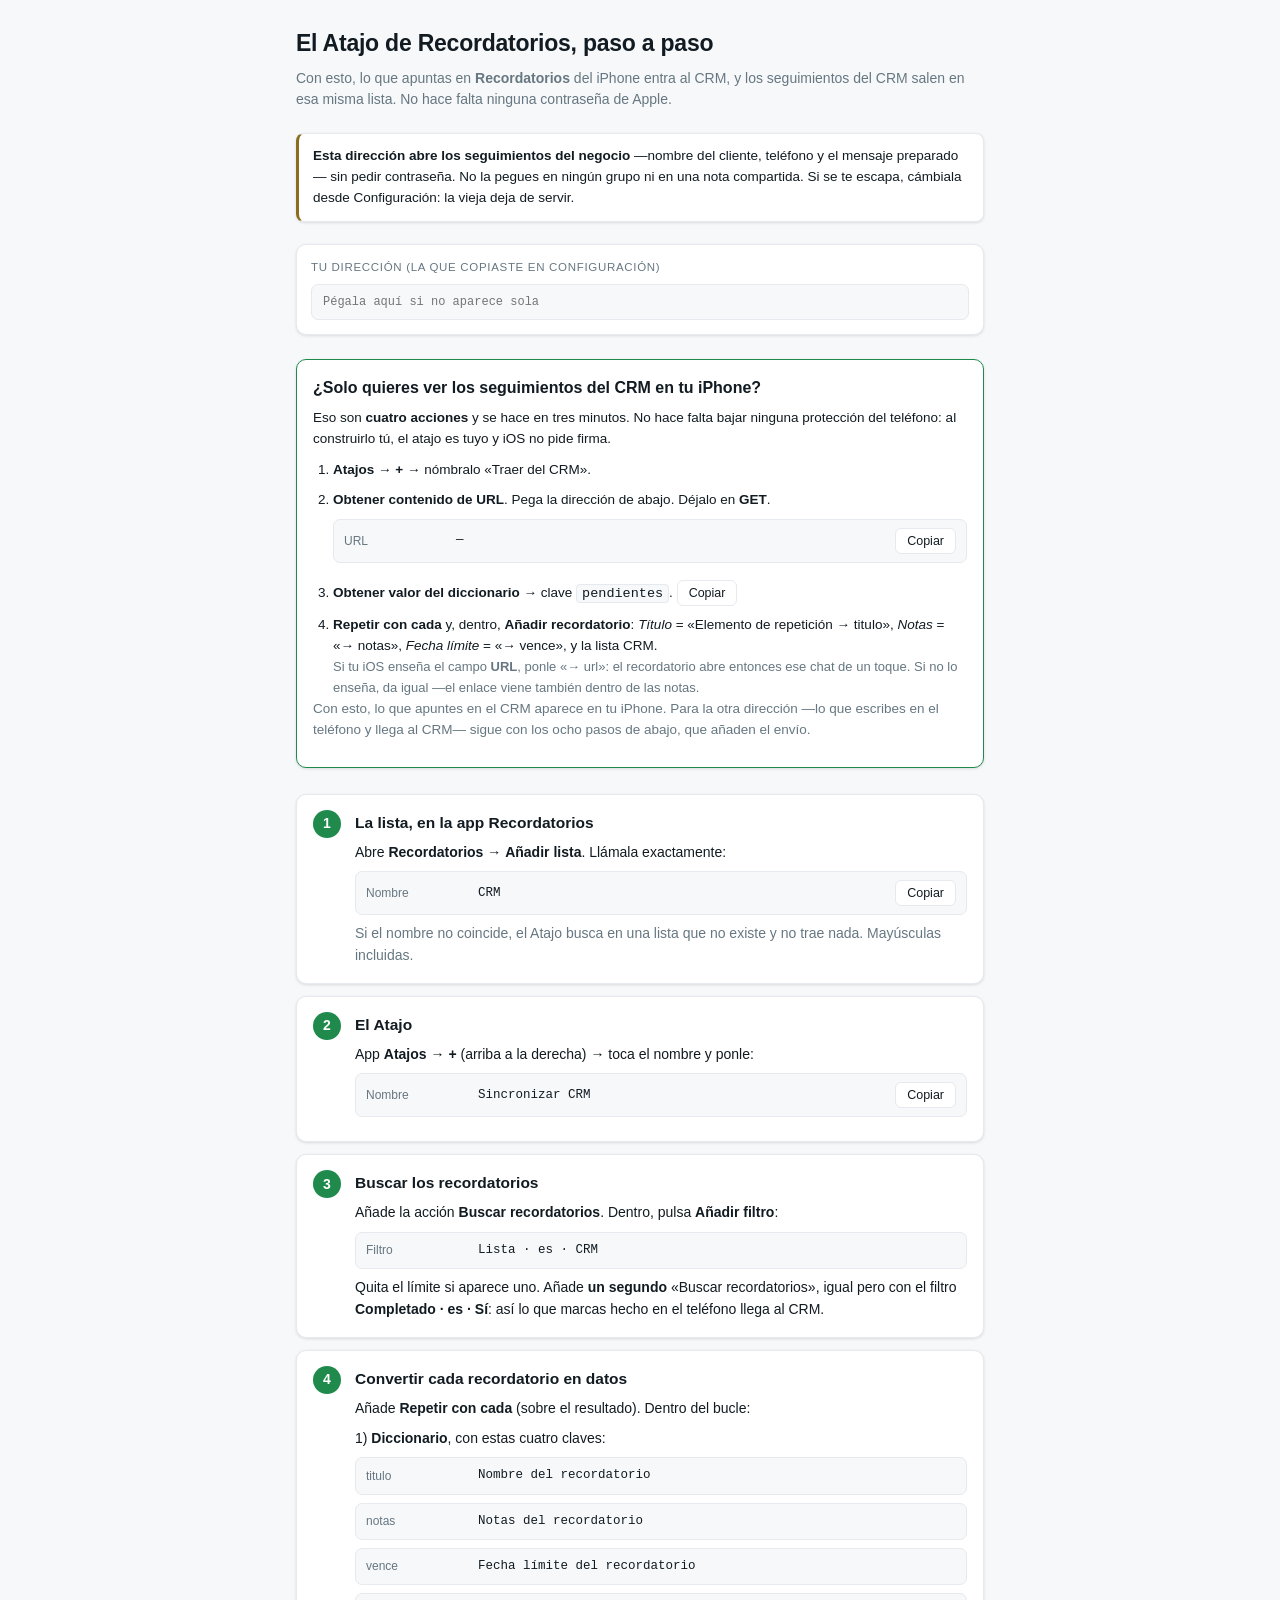
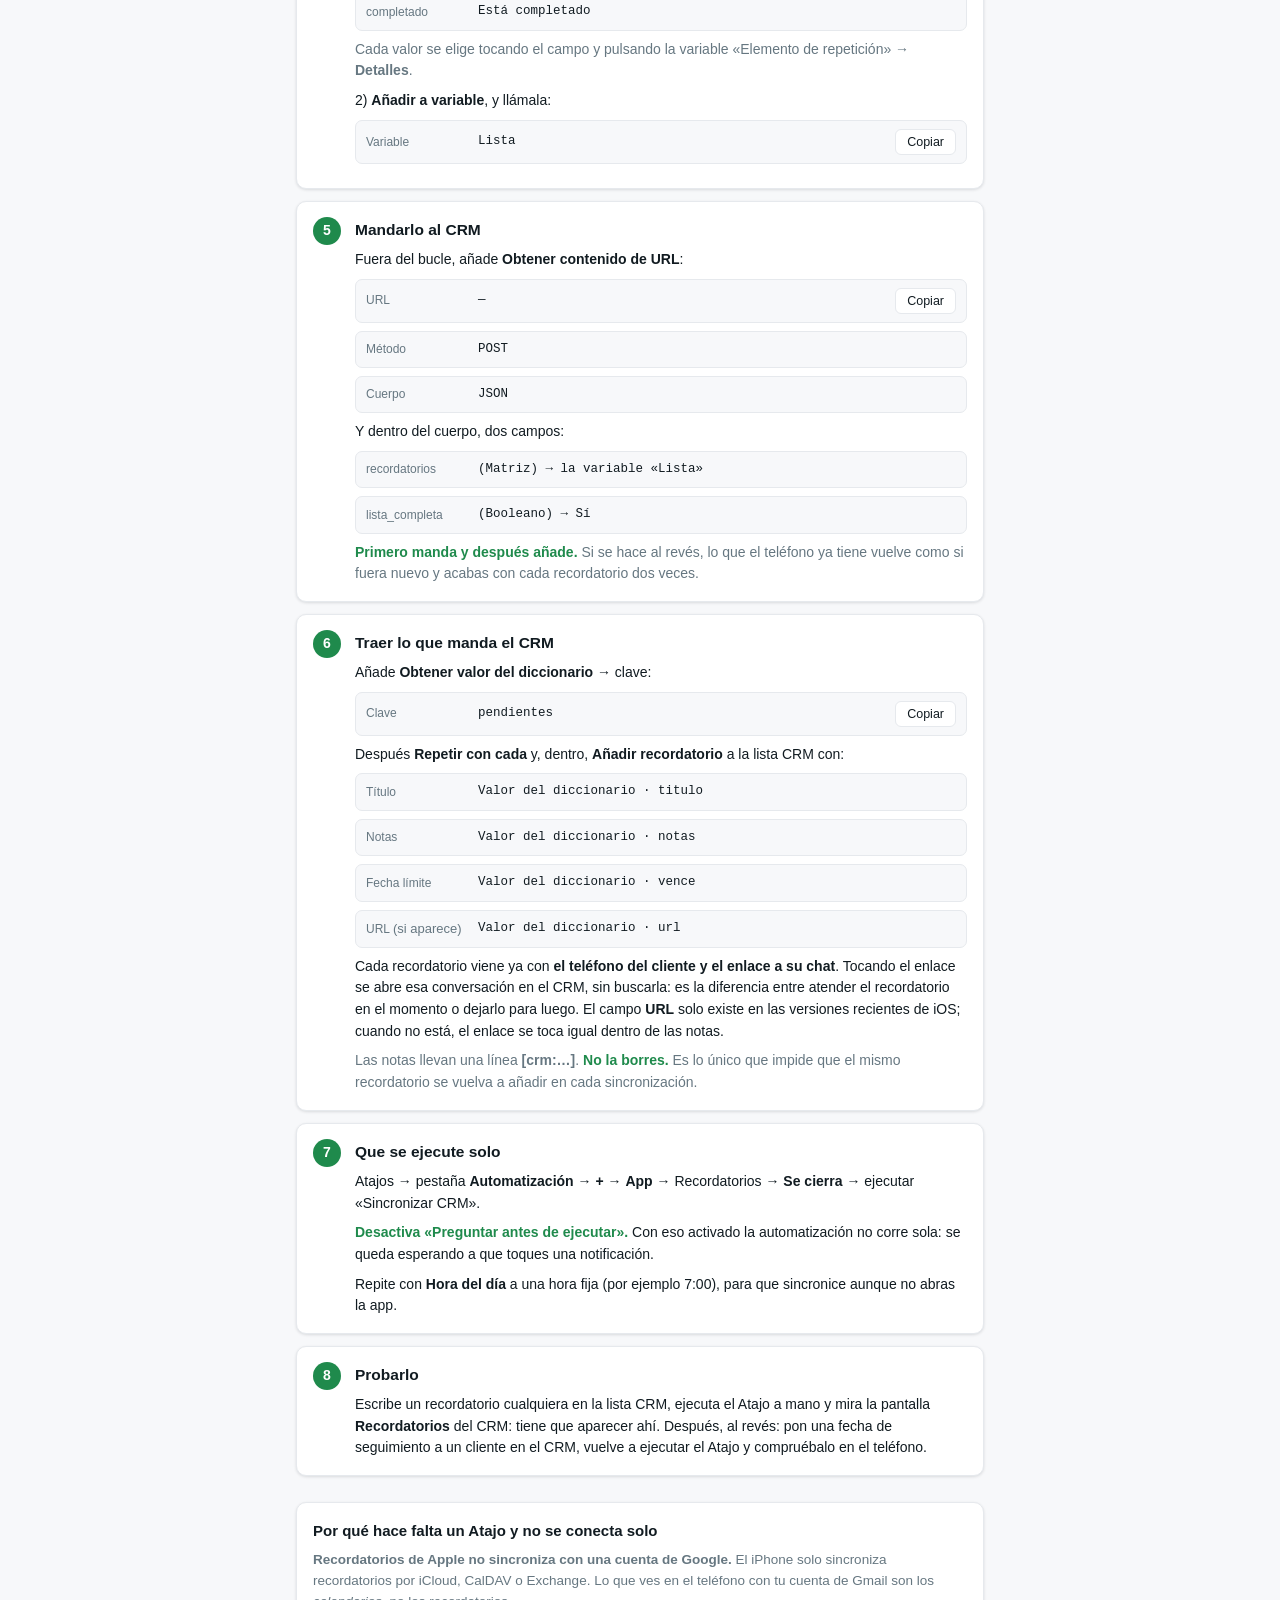
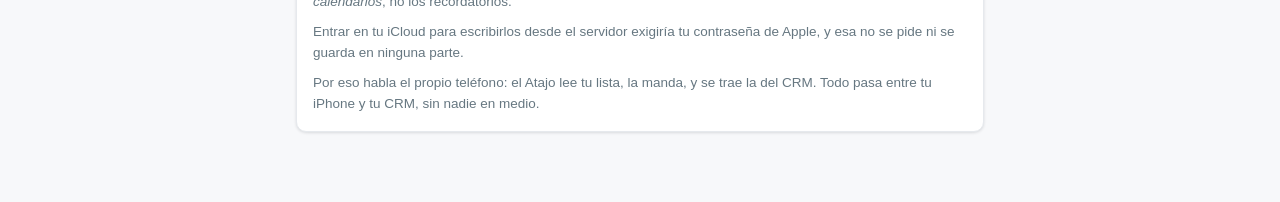
<file: atajo-iphone.html>
<!doctype html>
<html lang="es">
<head>
<meta charset="utf-8">
<meta name="viewport" content="width=device-width,initial-scale=1">
<meta name="robots" content="noindex,nofollow">
<title>Atajo de Recordatorios · CRM D' Carela</title>
<!--
  La guia para montar el Atajo del iPhone, en una pagina aparte.

  Estaba metida dentro de una tarjeta de Configuracion, en letra gris de 12 px y ocho pasos
  seguidos. Eso no se sigue con el telefono en la otra mano: se lee por encima, se pierde el
  hilo en el paso 4 y se abandona.

  La direccion del Atajo lleva la llave dentro y abre los seguimientos del negocio. Por eso
  viaja en el FRAGMENTO de la URL (#...), que el navegador NUNCA manda al servidor: no aparece
  en los registros de GitHub Pages ni en los de nadie. Si se abre sin fragmento, la pagina pide
  pegarla a mano y no guarda nada en ninguna parte.
-->
<style>
  :root{
    --fondo:#f7f8fa; --panel:#fff; --texto:#111b21; --meta:#667781; --line:#e6e9ed;
    --ok:#1f8a4c; --aviso:#8a6d1f; --sombra:0 1px 3px rgba(11,20,26,.12);
  }
  @media (prefers-color-scheme: dark){
    :root:not([data-tema="claro"]){
      --fondo:#0f1418; --panel:#182229; --texto:#e9edef; --meta:#8696a0; --line:#2a3942;
      --ok:#4fbe7b; --aviso:#d4b25a; --sombra:0 1px 3px rgba(0,0,0,.4);
    }
  }
  *{box-sizing:border-box}
  body{margin:0;background:var(--fondo);color:var(--texto);
    font:15px/1.55 -apple-system,BlinkMacSystemFont,"Segoe UI",Roboto,Helvetica,Arial,sans-serif}
  .hoja{max-width:720px;margin:0 auto;padding:26px 16px 70px}
  h1{font-size:23px;margin:0 0 6px;letter-spacing:-.01em}
  .bajada{color:var(--meta);font-size:14px;margin:0 0 22px}
  .aviso{background:var(--panel);border:1px solid var(--line);border-left:3px solid var(--aviso);
    border-radius:8px;padding:12px 14px;font-size:13.5px;margin:0 0 22px;box-shadow:var(--sombra)}
  .dir{background:var(--panel);border:1px solid var(--line);border-radius:10px;padding:14px;
    margin:0 0 24px;box-shadow:var(--sombra)}
  .dir label{display:block;font-size:11.5px;text-transform:uppercase;letter-spacing:.06em;
    color:var(--meta);margin-bottom:7px}
  .dir input{width:100%;padding:10px 11px;border:1px solid var(--line);border-radius:7px;
    background:var(--fondo);color:var(--texto);font-family:ui-monospace,SFMono-Regular,Menlo,monospace;
    font-size:12px;word-break:break-all}
  .rapido{background:var(--panel);border:1px solid var(--ok);border-radius:10px;padding:16px;
    margin:0 0 26px;box-shadow:var(--sombra)}
  .rapido h2{font-size:16px;margin:0 0 8px}
  .rapido p{font-size:13.5px;margin:0 0 10px}
  ol.mini{margin:0;padding-left:20px;display:grid;gap:9px;font-size:13.5px}
  ol.mini code{background:var(--fondo);border:1px solid var(--line);border-radius:4px;padding:1px 5px}
  ol.pasos{list-style:none;counter-reset:paso;margin:0;padding:0}
  ol.pasos > li{counter-increment:paso;position:relative;background:var(--panel);
    border:1px solid var(--line);border-radius:10px;padding:16px 16px 16px 58px;margin:0 0 12px;
    box-shadow:var(--sombra)}
  ol.pasos > li::before{content:counter(paso);position:absolute;left:16px;top:15px;width:28px;
    height:28px;border-radius:50%;background:var(--ok);color:#fff;display:flex;
    align-items:center;justify-content:center;font-weight:700;font-size:14px}
  ol.pasos h2{font-size:15.5px;margin:0 0 7px}
  ol.pasos p{margin:0 0 8px;font-size:14px}
  ol.pasos p:last-child{margin-bottom:0}
  .campo{display:flex;align-items:center;gap:8px;flex-wrap:wrap;margin:8px 0;
    background:var(--fondo);border:1px solid var(--line);border-radius:7px;padding:8px 10px}
  .campo .k{font-size:12px;color:var(--meta);min-width:104px}
  .campo .v{flex:1;font-family:ui-monospace,SFMono-Regular,Menlo,monospace;font-size:12.5px;
    word-break:break-all}
  button.copia{border:1px solid var(--line);background:var(--panel);color:var(--texto);
    border-radius:6px;padding:5px 11px;font-size:12.5px;cursor:pointer}
  button.copia:active{transform:translateY(1px)}
  button.copia.ok{border-color:var(--ok);color:var(--ok)}
  .nota{color:var(--meta);font-size:13px}
  b.res{color:var(--ok)}
  .porque{margin-top:26px;background:var(--panel);border:1px solid var(--line);border-radius:10px;
    padding:16px;box-shadow:var(--sombra)}
  .porque h2{font-size:15px;margin:0 0 8px}
  .porque p{font-size:13.5px;color:var(--meta);margin:0 0 9px}
  .porque p:last-child{margin:0}
  @media print{
    body{background:#fff}
    .hoja{max-width:none;padding:0}
    ol.pasos > li,.dir,.porque,.aviso{box-shadow:none;break-inside:avoid}
    button.copia{display:none}
  }
</style>
</head>
<body>
<div class="hoja">
  <h1>El Atajo de Recordatorios, paso a paso</h1>
  <p class="bajada">Con esto, lo que apuntas en <b>Recordatorios</b> del iPhone entra al CRM, y los
    seguimientos del CRM salen en esa misma lista. No hace falta ninguna contraseña de Apple.</p>

  <p class="aviso"><b>Esta dirección abre los seguimientos del negocio</b> —nombre del cliente,
    teléfono y el mensaje preparado— sin pedir contraseña. No la pegues en ningún grupo ni en una
    nota compartida. Si se te escapa, cámbiala desde Configuración: la vieja deja de servir.</p>

  <div class="dir">
    <label for="url">Tu dirección (la que copiaste en Configuración)</label>
    <input id="url" spellcheck="false" placeholder="Pégala aquí si no aparece sola">
  </div>

  <div class="rapido">
    <h2>¿Solo quieres ver los seguimientos del CRM en tu iPhone?</h2>
    <p>Eso son <b>cuatro acciones</b> y se hace en tres minutos. No hace falta bajar ninguna
      protección del teléfono: al construirlo tú, el atajo es tuyo y iOS no pide firma.</p>
    <ol class="mini">
      <li><b>Atajos</b> → <b>+</b> → nómbralo «Traer del CRM».</li>
      <li><b>Obtener contenido de URL</b>. Pega la dirección de abajo. Déjalo en <b>GET</b>.
        <div class="campo"><span class="k">URL</span><span class="v" id="url3">—</span>
          <button class="copia" data-copia="url3">Copiar</button></div></li>
      <li><b>Obtener valor del diccionario</b> → clave <code>pendientes</code>.
        <button class="copia" data-texto="pendientes">Copiar</button></li>
      <li><b>Repetir con cada</b> y, dentro, <b>Añadir recordatorio</b>: <i>Título</i> =
        «Elemento de repetición → titulo», <i>Notas</i> = «→ notas», <i>Fecha límite</i> =
        «→ vence», y la lista <span class="lista2">CRM</span>.
        <br><span class="nota">Si tu iOS enseña el campo <b>URL</b>, ponle «→ url»: el
        recordatorio abre entonces ese chat de un toque. Si no lo enseña, da igual —el enlace
        viene también dentro de las notas.</span></li>
    </ol>
    <p class="nota">Con esto, lo que apuntes en el CRM aparece en tu iPhone. Para la otra
      dirección —lo que escribes en el teléfono y llega al CRM— sigue con los ocho pasos de
      abajo, que añaden el envío.</p>
  </div>

  <ol class="pasos">
    <li>
      <h2>La lista, en la app Recordatorios</h2>
      <p>Abre <b>Recordatorios</b> → <b>Añadir lista</b>. Llámala exactamente:</p>
      <div class="campo"><span class="k">Nombre</span><span class="v" id="lista">CRM</span>
        <button class="copia" data-copia="lista">Copiar</button></div>
      <p class="nota">Si el nombre no coincide, el Atajo busca en una lista que no existe y no
        trae nada. Mayúsculas incluidas.</p>
    </li>

    <li>
      <h2>El Atajo</h2>
      <p>App <b>Atajos</b> → <b>+</b> (arriba a la derecha) → toca el nombre y ponle:</p>
      <div class="campo"><span class="k">Nombre</span><span class="v">Sincronizar CRM</span>
        <button class="copia" data-texto="Sincronizar CRM">Copiar</button></div>
    </li>

    <li>
      <h2>Buscar los recordatorios</h2>
      <p>Añade la acción <b>Buscar recordatorios</b>. Dentro, pulsa <b>Añadir filtro</b>:</p>
      <div class="campo"><span class="k">Filtro</span><span class="v">Lista&nbsp;·&nbsp;es&nbsp;·&nbsp;<span class="lista2">CRM</span></span></div>
      <p>Quita el límite si aparece uno. Añade <b>un segundo</b> «Buscar recordatorios», igual
        pero con el filtro <b>Completado · es · Sí</b>: así lo que marcas hecho en el teléfono
        llega al CRM.</p>
    </li>

    <li>
      <h2>Convertir cada recordatorio en datos</h2>
      <p>Añade <b>Repetir con cada</b> (sobre el resultado). Dentro del bucle:</p>
      <p>1) <b>Diccionario</b>, con estas cuatro claves:</p>
      <div class="campo"><span class="k">titulo</span><span class="v">Nombre del recordatorio</span></div>
      <div class="campo"><span class="k">notas</span><span class="v">Notas del recordatorio</span></div>
      <div class="campo"><span class="k">vence</span><span class="v">Fecha límite del recordatorio</span></div>
      <div class="campo"><span class="k">completado</span><span class="v">Está completado</span></div>
      <p class="nota">Cada valor se elige tocando el campo y pulsando la variable
        «Elemento de repetición» → <b>Detalles</b>.</p>
      <p>2) <b>Añadir a variable</b>, y llámala:</p>
      <div class="campo"><span class="k">Variable</span><span class="v">Lista</span>
        <button class="copia" data-texto="Lista">Copiar</button></div>
    </li>

    <li>
      <h2>Mandarlo al CRM</h2>
      <p>Fuera del bucle, añade <b>Obtener contenido de URL</b>:</p>
      <div class="campo"><span class="k">URL</span><span class="v" id="url2">—</span>
        <button class="copia" data-copia="url2">Copiar</button></div>
      <div class="campo"><span class="k">Método</span><span class="v">POST</span></div>
      <div class="campo"><span class="k">Cuerpo</span><span class="v">JSON</span></div>
      <p>Y dentro del cuerpo, dos campos:</p>
      <div class="campo"><span class="k">recordatorios</span><span class="v">(Matriz) → la variable «Lista»</span></div>
      <div class="campo"><span class="k">lista_completa</span><span class="v">(Booleano) → Sí</span></div>
      <p class="nota"><b class="res">Primero manda y después añade.</b> Si se hace al revés, lo que
        el teléfono ya tiene vuelve como si fuera nuevo y acabas con cada recordatorio dos veces.</p>
    </li>

    <li>
      <h2>Traer lo que manda el CRM</h2>
      <p>Añade <b>Obtener valor del diccionario</b> → clave:</p>
      <div class="campo"><span class="k">Clave</span><span class="v">pendientes</span>
        <button class="copia" data-texto="pendientes">Copiar</button></div>
      <p>Después <b>Repetir con cada</b> y, dentro, <b>Añadir recordatorio</b> a la lista
        <span class="lista2">CRM</span> con:</p>
      <div class="campo"><span class="k">Título</span><span class="v">Valor del diccionario · titulo</span></div>
      <div class="campo"><span class="k">Notas</span><span class="v">Valor del diccionario · notas</span></div>
      <div class="campo"><span class="k">Fecha límite</span><span class="v">Valor del diccionario · vence</span></div>
      <div class="campo"><span class="k">URL <span class="nota">(si aparece)</span></span><span class="v">Valor del diccionario · url</span></div>
      <p>Cada recordatorio viene ya con <b>el teléfono del cliente y el enlace a su chat</b>.
        Tocando el enlace se abre esa conversación en el CRM, sin buscarla: es la diferencia
        entre atender el recordatorio en el momento o dejarlo para luego. El campo <b>URL</b>
        solo existe en las versiones recientes de iOS; cuando no está, el enlace se toca igual
        dentro de las notas.</p>
      <p class="nota">Las notas llevan una línea <b>[crm:…]</b>. <b class="res">No la borres.</b> Es lo
        único que impide que el mismo recordatorio se vuelva a añadir en cada sincronización.</p>
    </li>

    <li>
      <h2>Que se ejecute solo</h2>
      <p>Atajos → pestaña <b>Automatización</b> → <b>+</b> → <b>App</b> → Recordatorios →
        <b>Se cierra</b> → ejecutar «Sincronizar CRM».</p>
      <p><b class="res">Desactiva «Preguntar antes de ejecutar».</b> Con eso activado la
        automatización no corre sola: se queda esperando a que toques una notificación.</p>
      <p>Repite con <b>Hora del día</b> a una hora fija (por ejemplo 7:00), para que sincronice
        aunque no abras la app.</p>
    </li>

    <li>
      <h2>Probarlo</h2>
      <p>Escribe un recordatorio cualquiera en la lista <span class="lista2">CRM</span>, ejecuta el
        Atajo a mano y mira la pantalla <b>Recordatorios</b> del CRM: tiene que aparecer ahí.
        Después, al revés: pon una fecha de seguimiento a un cliente en el CRM, vuelve a ejecutar
        el Atajo y compruébalo en el teléfono.</p>
    </li>
  </ol>

  <div class="porque">
    <h2>Por qué hace falta un Atajo y no se conecta solo</h2>
    <p><b>Recordatorios de Apple no sincroniza con una cuenta de Google.</b> El iPhone solo
      sincroniza recordatorios por iCloud, CalDAV o Exchange. Lo que ves en el teléfono con tu
      cuenta de Gmail son los <i>calendarios</i>, no los recordatorios.</p>
    <p>Entrar en tu iCloud para escribirlos desde el servidor exigiría tu contraseña de Apple, y
      esa no se pide ni se guarda en ninguna parte.</p>
    <p>Por eso habla el propio teléfono: el Atajo lee tu lista, la manda, y se trae la del CRM.
      Todo pasa entre tu iPhone y tu CRM, sin nadie en medio.</p>
  </div>
</div>

<script>
// La direccion llega en el fragmento (#https://...), que el navegador no manda al servidor.
// Si no viene, se pide a mano. Aqui NO se guarda nada: ni localStorage, ni cookies.
(function () {
  const campo = document.getElementById('url');
  const eco = document.getElementById('url2');
  const eco3 = document.getElementById('url3');
  const delHash = decodeURIComponent(String(location.hash || '').replace(/^#/, ''));
  // Solo se acepta lo que parece la direccion de esta funcion. Cualquier otra cosa pegada ahi
  // --un enlace de otro sitio-- no se pinta como si fuera la buena.
  const valida = (v) => /^https:\/\/[a-z0-9.-]+\/[^\s]*$/i.test(String(v || '').trim());
  if (valida(delHash)) campo.value = delHash;
  const pinta = () => {
    const v = valida(campo.value) ? campo.value.trim() : '—';
    eco.textContent = v;
    if (eco3) eco3.textContent = v;
  };
  campo.addEventListener('input', pinta);
  pinta();

  // La lista se puede llamar de otra forma si el CRM lo cambia algun dia: el nombre viaja en el
  // fragmento detras de una barra vertical.
  const partes = delHash.split('|');
  if (partes.length > 1 && partes[1].trim()) {
    document.getElementById('lista').textContent = partes[1].trim();
    document.querySelectorAll('.lista2').forEach((e) => { e.textContent = partes[1].trim(); });
    if (valida(partes[0])) { campo.value = partes[0].trim(); pinta(); }
  }

  document.addEventListener('click', async (ev) => {
    const b = ev.target.closest('button.copia');
    if (!b) return;
    const texto = b.dataset.texto || (/^url\d$/.test(b.dataset.copia || '') ? campo.value.trim()
      : document.getElementById(b.dataset.copia)?.textContent || '');
    if (!texto || texto === '—') return;
    try { await navigator.clipboard.writeText(texto); }
    catch (e) { /* sin permiso de portapapeles queda el texto a la vista para copiarlo a mano */ }
    const antes = b.textContent;
    b.textContent = 'Copiado';
    b.classList.add('ok');
    setTimeout(() => { b.textContent = antes; b.classList.remove('ok'); }, 1400);
  });
})();
</script>
</body>
</html>
</file>
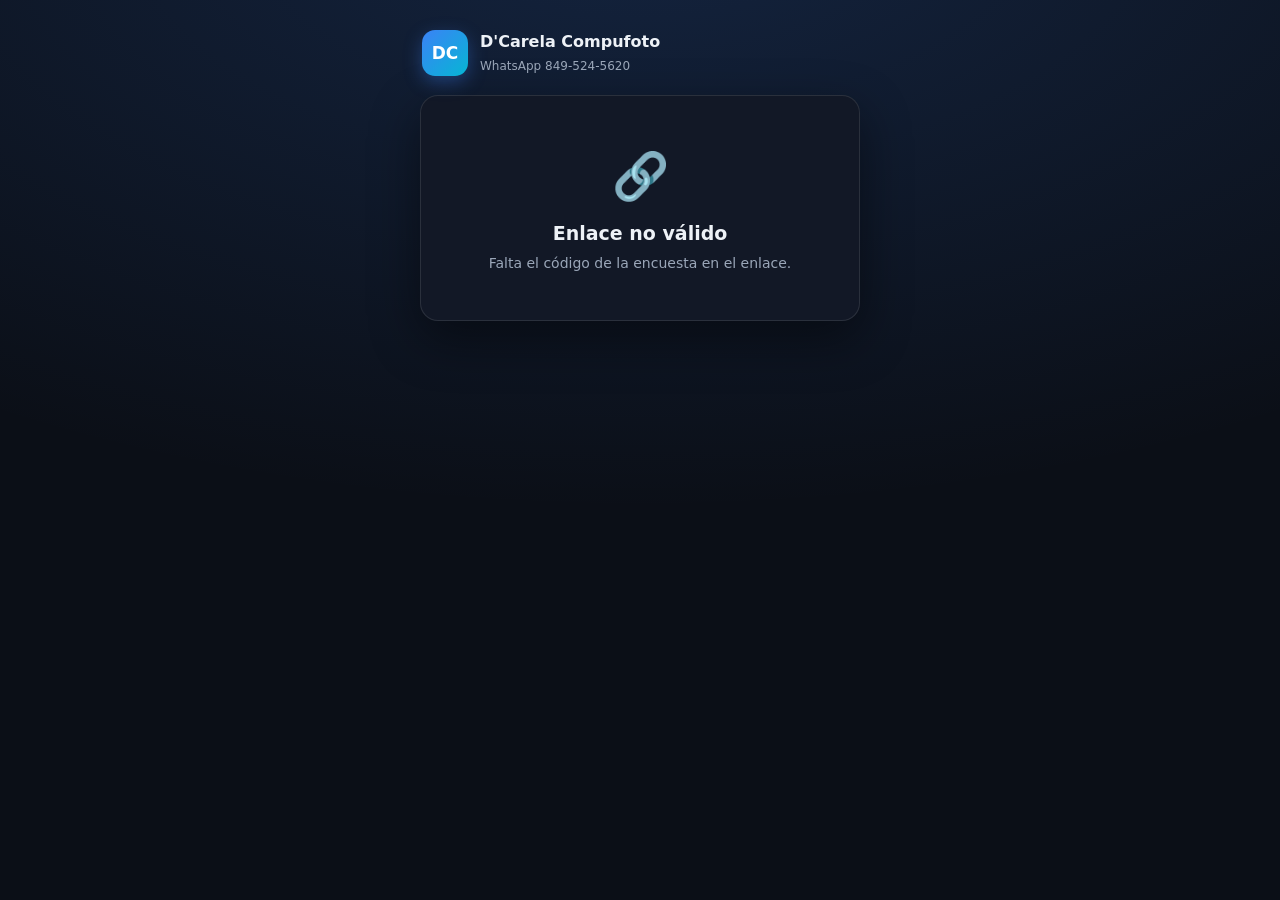
<file: encuesta.html>
<!doctype html>
<html lang="es">
<head>
<meta charset="utf-8">
<meta name="viewport" content="width=device-width, initial-scale=1, viewport-fit=cover">
<meta name="robots" content="noindex,nofollow">
<title>Tu opinión · D'Carela Compufoto</title>
<script src="./crm-config.js?v=20260828v41"></script>
<style>
:root{--ac:#3b82f6;--ac2:#06b6d4;--bg:#0b0f17;--card:#121826;--line:rgba(255,255,255,.10);--txt:#eef2f7;--mut:#9aa6b8;--star:#f5b301}
*{box-sizing:border-box;-webkit-tap-highlight-color:transparent}
html,body{margin:0}
body{background:radial-gradient(1200px 600px at 50% -10%,rgba(59,130,246,.18),transparent),var(--bg);
 color:var(--txt);font:15px/1.5 system-ui,-apple-system,"Segoe UI",Roboto,sans-serif;
 min-height:100vh;display:flex;align-items:flex-start;justify-content:center;padding:22px 14px 40px}
.wrap{width:100%;max-width:440px}
.brand{display:flex;align-items:center;gap:12px;margin:8px 2px 18px}
.logo{width:46px;height:46px;border-radius:13px;flex:0 0 auto;display:flex;align-items:center;justify-content:center;
 font-weight:800;font-size:17px;color:#fff;background:linear-gradient(135deg,var(--ac),var(--ac2));box-shadow:0 6px 18px rgba(59,130,246,.35)}
.brand b{font-size:16px;display:block}.brand span{font-size:12px;color:var(--mut)}
.card{background:var(--card);border:1px solid var(--line);border-radius:18px;padding:20px 18px;box-shadow:0 18px 50px rgba(0,0,0,.45)}
h1{font-size:20px;margin:2px 0 4px;line-height:1.25}
.sub{color:var(--mut);font-size:13px;margin:0 0 18px}
.q{margin:16px 0 18px}
.q-t{font-weight:600;font-size:14px;margin-bottom:9px}
.q-t small{display:block;color:var(--mut);font-weight:400;font-size:12px;margin-top:1px}
.stars{display:flex;gap:6px}
.star{flex:1;background:rgba(255,255,255,.04);border:1px solid var(--line);border-radius:11px;
 padding:11px 0;font-size:24px;line-height:1;cursor:pointer;color:#3a4456;transition:transform .08s,color .12s,border-color .12s}
.star:active{transform:scale(.92)}
.star.on{color:var(--star);border-color:rgba(245,179,1,.5)}
textarea{width:100%;background:rgba(255,255,255,.04);border:1px solid var(--line);border-radius:12px;
 color:var(--txt);padding:12px;font:inherit;resize:vertical;min-height:78px;margin-top:4px}
textarea::placeholder{color:#67718a}
.go{width:100%;margin-top:18px;border:0;border-radius:13px;padding:15px;font-size:16px;font-weight:700;color:#fff;
 cursor:pointer;background:linear-gradient(135deg,var(--ac),var(--ac2));box-shadow:0 10px 26px rgba(59,130,246,.35)}
.go:disabled{opacity:.55;cursor:not-allowed;box-shadow:none}
.note{color:var(--mut);font-size:11.5px;text-align:center;margin-top:14px}
.state{text-align:center;padding:26px 6px}
.state .big{font-size:46px;margin-bottom:8px}
.state h2{margin:0 0 6px;font-size:19px}
.state p{color:var(--mut);margin:0;font-size:14px}
.hidden{display:none}
</style>
</head>
<body>
<div class="wrap">
 <div class="brand">
  <div class="logo" id="logo">DC</div>
  <div><b id="bName">D'Carela Compufoto</b><span id="bNum"></span></div>
 </div>

 <div class="card">
  <!-- Cargando -->
  <div id="loading" class="state"><div class="big">⏳</div><p>Cargando tu encuesta…</p></div>

  <!-- Error / token inválido -->
  <div id="err" class="state hidden"><div class="big">🔗</div><h2>Enlace no válido</h2>
   <p id="errMsg">Este enlace de encuesta no es válido o ya expiró.</p></div>

  <!-- Ya respondida -->
  <div id="done" class="state hidden"><div class="big">💙</div><h2>¡Gracias!</h2>
   <p>Ya recibimos tu opinión. La tomamos muy en cuenta.</p></div>

  <!-- Formulario -->
  <div id="form" class="hidden">
   <h1 id="hi">¿Cómo fue tu experiencia?</h1>
   <p class="sub">Tu opinión nos ayuda a mejorar. Toma 30 segundos.</p>

   <div class="q" data-k="service">
    <div class="q-t">Servicio<small>Calidad general del servicio recibido</small></div>
    <div class="stars"></div>
   </div>

   <div class="q" data-k="collaborator">
    <div class="q-t" id="collabT">Atención del equipo<small>Quien te atendió</small></div>
    <div class="stars"></div>
   </div>

   <div class="q" data-k="satisfaction">
    <div class="q-t">Satisfacción general<small>¿Qué tan satisfecho/a quedaste?</small></div>
    <div class="stars"></div>
   </div>

   <textarea id="comment" placeholder="¿Quieres dejarnos un comentario? (opcional)"></textarea>

   <button class="go" id="go" disabled>Enviar mi opinión</button>
   <div class="note">Tu respuesta es privada y solo la ve el estudio.</div>
  </div>
 </div>
</div>

<script>
(function(){
  var C = window.CRM_CONFIG || window.DCARELA_CRM_CONFIG || {};
  var BASE = (C.firebaseFunctionsBase || "").replace(/\/+$/,"");
  var FN = String(C.firebaseReviewsUrl || (BASE + "/crmReviews")).replace(/\/+$/, "");
  var token = new URLSearchParams(location.search).get("token") || "";
  var ratings = { service:0, collaborator:0, satisfaction:0 };

  // marca
  try{
    if(C.accent) document.documentElement.style.setProperty('--ac', C.accent);
    if(C.accent2) document.documentElement.style.setProperty('--ac2', C.accent2);
    if(C.brandName) document.getElementById('bName').textContent = C.brandName;
    if(C.logoText) document.getElementById('logo').textContent = C.logoText;
    if(C.businessDisplayNumber) document.getElementById('bNum').textContent = 'WhatsApp ' + C.businessDisplayNumber;
    document.title = 'Tu opinión · ' + (C.brandName || "D'Carela Compufoto");
  }catch(e){}

  function show(id){ ['loading','err','done','form'].forEach(function(x){ document.getElementById(x).classList.toggle('hidden', x!==id); }); }
  function fail(m){ if(m) document.getElementById('errMsg').textContent = m; show('err'); }

  function buildStars(){
    document.querySelectorAll('.q').forEach(function(q){
      var k = q.dataset.k, box = q.querySelector('.stars');
      box.innerHTML='';
      for(var i=1;i<=5;i++){
        (function(n){
          var b=document.createElement('button');
          b.type='button'; b.className='star'; b.textContent='★'; b.setAttribute('aria-label', n+' estrellas');
          b.onclick=function(){
            ratings[k]=n;
            [].forEach.call(box.children,function(c,idx){ c.classList.toggle('on', idx<n); });
            document.getElementById('go').disabled = !(ratings.service||ratings.collaborator||ratings.satisfaction);
          };
          box.appendChild(b);
        })(i);
      }
    });
  }

  function load(){
    if(!token){ return fail('Falta el código de la encuesta en el enlace.'); }
    if(!BASE){ return fail('Configuración no disponible.'); }
    fetch(FN + '?token=' + encodeURIComponent(token))
      .then(function(r){ return r.json().catch(function(){ return {ok:false}; }); })
      .then(function(d){
        if(!d || !d.ok){ return fail(d && d.error==='no existe' ? 'Este enlace de encuesta no es válido o ya expiró.' : 'No pudimos cargar la encuesta.'); }
        if(d.already){ return show('done'); }
        if(d.customer_name){ document.getElementById('hi').textContent = '¡Hola ' + d.customer_name + '! ¿Cómo fue tu experiencia?'; }
        if(d.collaborator_name){
          document.getElementById('collabT').innerHTML = 'Atención de ' + d.collaborator_name + '<small>Quien te atendió</small>';
        }
        buildStars();
        show('form');
      })
      .catch(function(){ fail('No pudimos conectar. Revisa tu internet e intenta de nuevo.'); });
  }

  document.getElementById('go').onclick = function(){
    var btn=this; btn.disabled=true; btn.textContent='Enviando…';
    fetch(FN, {
      method:'POST', headers:{'Content-Type':'application/json'},
      body: JSON.stringify({
        token: token,
        service: ratings.service || null,
        collaborator: ratings.collaborator || null,
        satisfaction: ratings.satisfaction || null,
        comment: (document.getElementById('comment').value || '').trim()
      })
    })
    .then(function(r){ return r.json().catch(function(){ return {ok:false}; }); })
    .then(function(d){
      if(d && d.ok){ show('done'); }
      else if(d && d.already){ show('done'); }
      else { btn.disabled=false; btn.textContent='Enviar mi opinión'; alert('No se pudo enviar. Intenta de nuevo.'); }
    })
    .catch(function(){ btn.disabled=false; btn.textContent='Enviar mi opinión'; alert('No se pudo enviar. Revisa tu internet.'); });
  };

  load();
})();
</script>
</body>
</html>
</file>
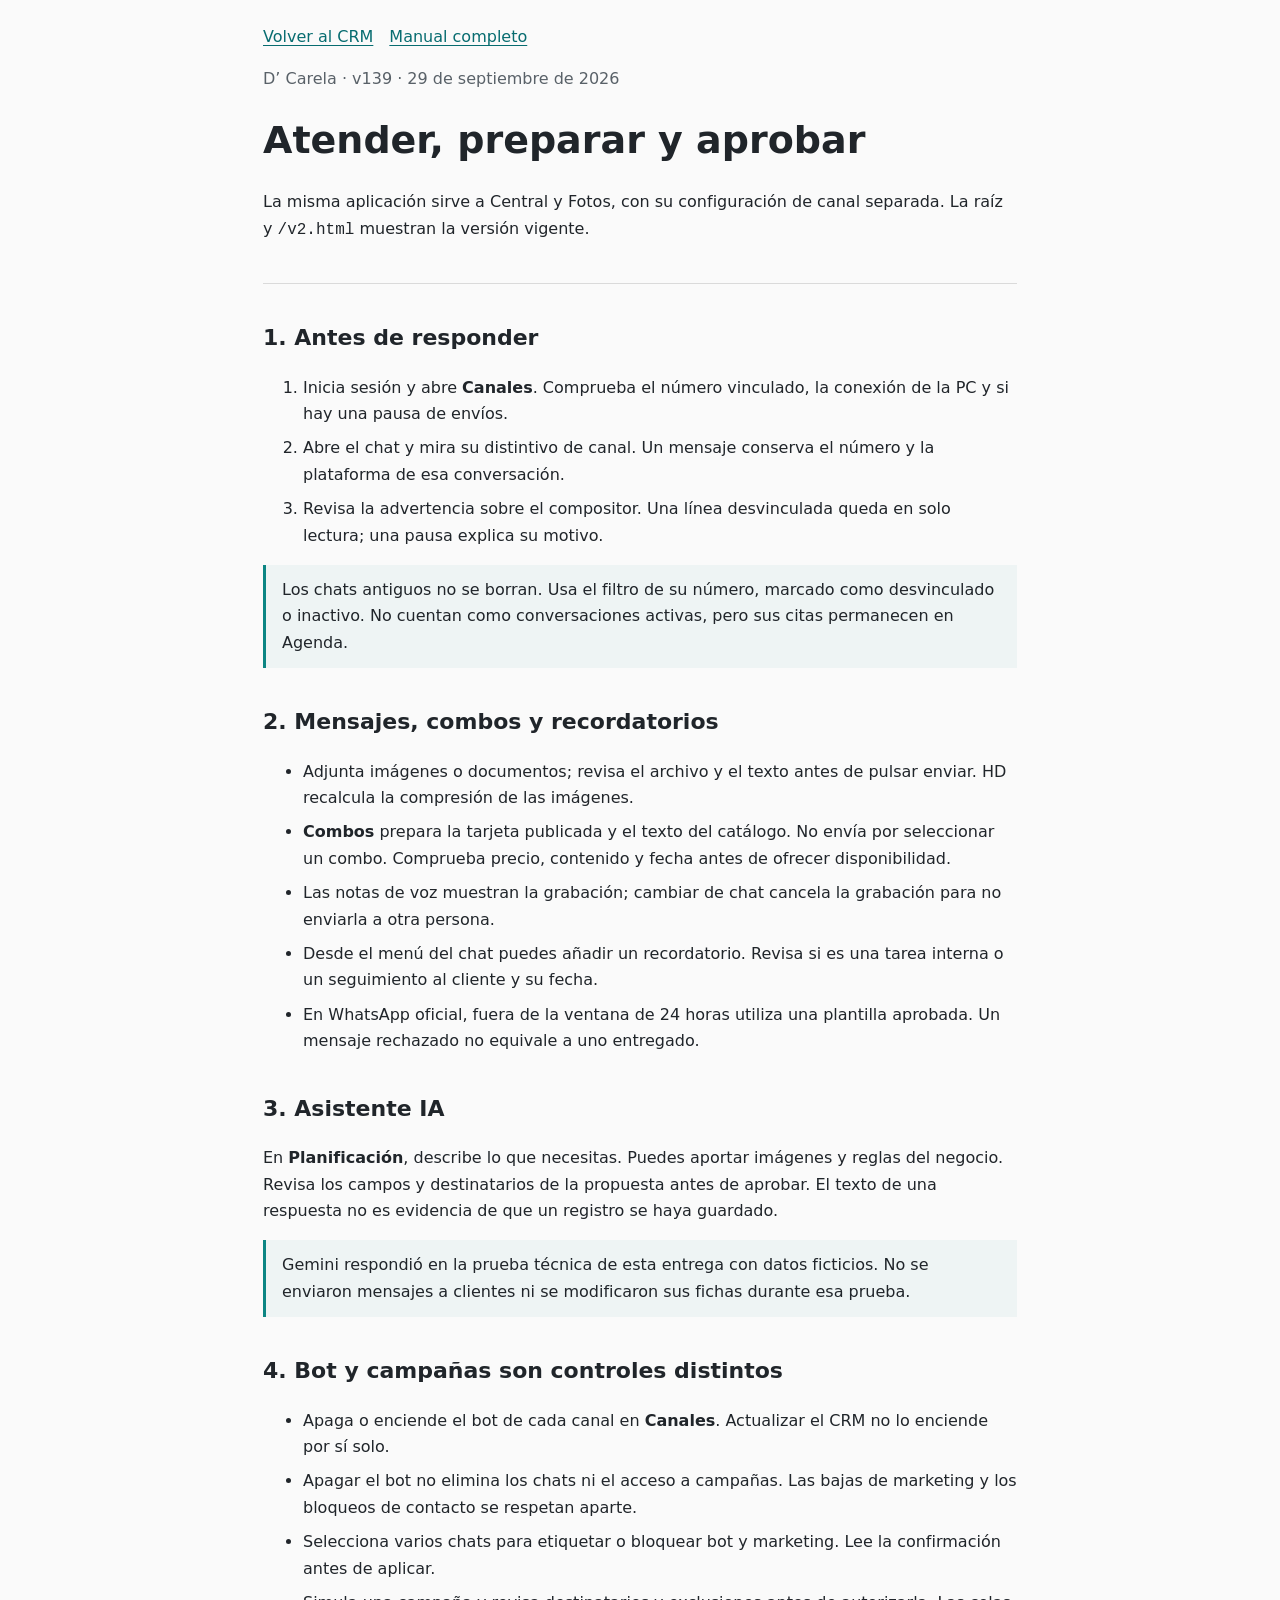
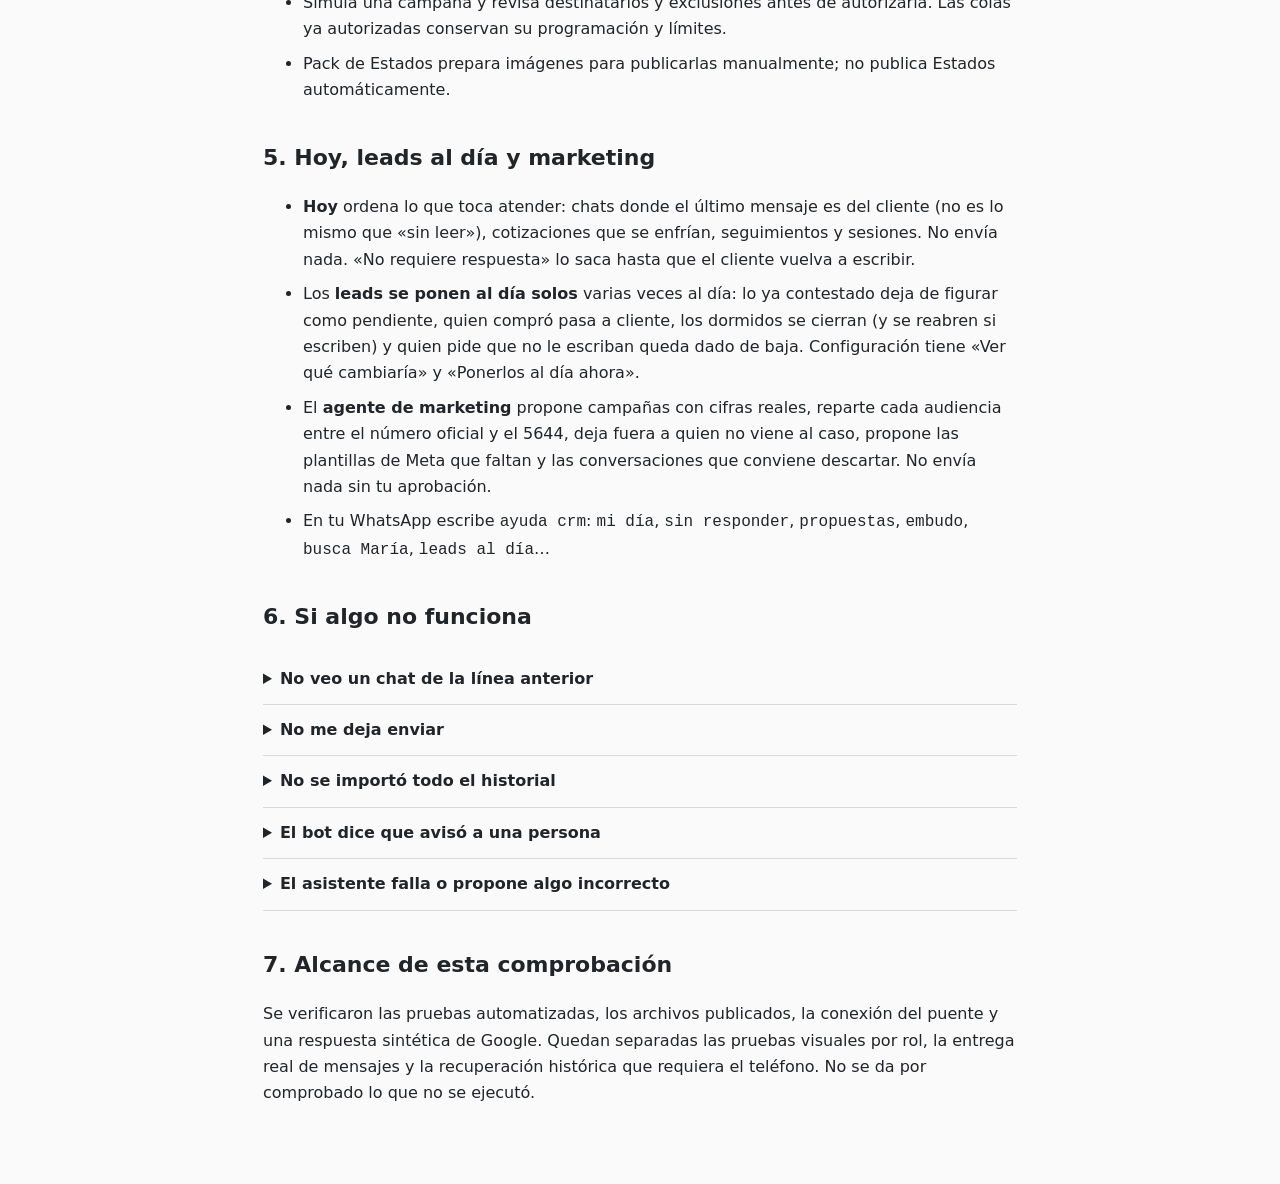
<file: manual-v2.html>
<!doctype html>
<html lang="es">
<meta charset="utf-8">
<meta name="viewport" content="width=device-width,initial-scale=1">
<meta name="robots" content="noindex,nofollow">
<title>Guía de uso · CRM D’ Carela v139</title>
<style>
:root{color-scheme:light dark;font:16px/1.65 system-ui,sans-serif;background:#fafafa;color:#20252a}
*{box-sizing:border-box}body{margin:0}main{max-width:850px;margin:auto;padding:24px clamp(16px,5vw,48px) 64px}
header{border-bottom:1px solid #9995;padding-bottom:24px}h1{font-size:clamp(26px,5vw,38px);line-height:1.2}h2{font-size:22px;margin-top:36px}
a{color:#076c70;text-underline-offset:3px}nav{display:flex;gap:16px;flex-wrap:wrap}li{margin:8px 0}code{overflow-wrap:anywhere}.nota{border-left:3px solid #0c8583;padding:12px 16px;background:#0c85830c}.muted{color:#596168}details{padding:12px 0;border-bottom:1px solid #9995}summary{cursor:pointer;font-weight:600}
@media(prefers-color-scheme:dark){:root{background:#15191b;color:#e8edef}a{color:#78d7ce}.muted{color:#b5bdc2}}
@media print{nav{display:none}details>*{display:block}}
</style>
<main>
<header><nav aria-label="Navegación"><a href="./">Volver al CRM</a><a href="./manual-v2.md">Manual completo</a></nav>
<p class="muted">D’ Carela · v139 · 29 de septiembre de 2026</p>
<h1>Atender, preparar y aprobar</h1><p>La misma aplicación sirve a Central y Fotos, con su configuración de canal separada. La raíz y <code>/v2.html</code> muestran la versión vigente.</p></header>
<h2>1. Antes de responder</h2>
<ol><li>Inicia sesión y abre <b>Canales</b>. Comprueba el número vinculado, la conexión de la PC y si hay una pausa de envíos.</li>
<li>Abre el chat y mira su distintivo de canal. Un mensaje conserva el número y la plataforma de esa conversación.</li>
<li>Revisa la advertencia sobre el compositor. Una línea desvinculada queda en solo lectura; una pausa explica su motivo.</li></ol>
<p class="nota">Los chats antiguos no se borran. Usa el filtro de su número, marcado como desvinculado o inactivo. No cuentan como conversaciones activas, pero sus citas permanecen en Agenda.</p>
<h2>2. Mensajes, combos y recordatorios</h2>
<ul><li>Adjunta imágenes o documentos; revisa el archivo y el texto antes de pulsar enviar. HD recalcula la compresión de las imágenes.</li>
<li><b>Combos</b> prepara la tarjeta publicada y el texto del catálogo. No envía por seleccionar un combo. Comprueba precio, contenido y fecha antes de ofrecer disponibilidad.</li>
<li>Las notas de voz muestran la grabación; cambiar de chat cancela la grabación para no enviarla a otra persona.</li>
<li>Desde el menú del chat puedes añadir un recordatorio. Revisa si es una tarea interna o un seguimiento al cliente y su fecha.</li>
<li>En WhatsApp oficial, fuera de la ventana de 24 horas utiliza una plantilla aprobada. Un mensaje rechazado no equivale a uno entregado.</li></ul>
<h2>3. Asistente IA</h2>
<p>En <b>Planificación</b>, describe lo que necesitas. Puedes aportar imágenes y reglas del negocio. Revisa los campos y destinatarios de la propuesta antes de aprobar. El texto de una respuesta no es evidencia de que un registro se haya guardado.</p>
<p class="nota">Gemini respondió en la prueba técnica de esta entrega con datos ficticios. No se enviaron mensajes a clientes ni se modificaron sus fichas durante esa prueba.</p>
<h2>4. Bot y campañas son controles distintos</h2>
<ul><li>Apaga o enciende el bot de cada canal en <b>Canales</b>. Actualizar el CRM no lo enciende por sí solo.</li>
<li>Apagar el bot no elimina los chats ni el acceso a campañas. Las bajas de marketing y los bloqueos de contacto se respetan aparte.</li>
<li>Selecciona varios chats para etiquetar o bloquear bot y marketing. Lee la confirmación antes de aplicar.</li>
<li>Simula una campaña y revisa destinatarios y exclusiones antes de autorizarla. Las colas ya autorizadas conservan su programación y límites.</li>
<li>Pack de Estados prepara imágenes para publicarlas manualmente; no publica Estados automáticamente.</li></ul>
<h2>5. Hoy, leads al día y marketing</h2>
<ul><li><b>Hoy</b> ordena lo que toca atender: chats donde el último mensaje es del cliente (no es lo mismo que «sin leer»), cotizaciones que se enfrían, seguimientos y sesiones. No envía nada. «No requiere respuesta» lo saca hasta que el cliente vuelva a escribir.</li>
<li>Los <b>leads se ponen al día solos</b> varias veces al día: lo ya contestado deja de figurar como pendiente, quien compró pasa a cliente, los dormidos se cierran (y se reabren si escriben) y quien pide que no le escriban queda dado de baja. Configuración tiene «Ver qué cambiaría» y «Ponerlos al día ahora».</li>
<li>El <b>agente de marketing</b> propone campañas con cifras reales, reparte cada audiencia entre el número oficial y el 5644, deja fuera a quien no viene al caso, propone las plantillas de Meta que faltan y las conversaciones que conviene descartar. No envía nada sin tu aprobación.</li>
<li>En tu WhatsApp escribe <code>ayuda crm</code>: <code>mi día</code>, <code>sin responder</code>, <code>propuestas</code>, <code>embudo</code>, <code>busca María</code>, <code>leads al día</code>…</li></ul>
<h2>6. Si algo no funciona</h2>
<details><summary>No veo un chat de la línea anterior</summary><p>Busca el filtro de su número. Si el puente se desconectó, las conversaciones pueden estar en el filtro de línea inactiva. Se conservan; no hace falta volver a crearlas.</p></details>
<details><summary>No me deja enviar</summary><p>Lee la causa sobre el compositor: otra línea, sin vincular, PC sin responder o envíos en pausa. Un administrador puede reanudar una pausa; no pulses vincular para resolver una pausa simple.</p></details>
<details><summary>No se importó todo el historial</summary><p>Un porcentaje parcial no confirma recuperación completa. La conexión actual procede de una vinculación antigua. La recuperación completa puede necesitar volver a vincular desde Canales con el teléfono presente. No cierres la sesión sin tenerlo disponible.</p></details>
<details><summary>El bot dice que avisó a una persona</summary><p>Comprueba el estado de la derivación y el teléfono de avisos en Configuración. La solicitud, la cola y la entrega son pasos diferentes. No se puede enviar el aviso al mismo número que lo emite.</p></details>
<details><summary>El asistente falla o propone algo incorrecto</summary><p>No apruebes la propuesta. Conserva el error, el canal y los pasos para reproducirlo. Revisa la sesión y la configuración del proveedor; no cambies un saldo o una ficha para compensar un fallo de conexión.</p></details>
<h2>7. Alcance de esta comprobación</h2>
<p>Se verificaron las pruebas automatizadas, los archivos publicados, la conexión del puente y una respuesta sintética de Google. Quedan separadas las pruebas visuales por rol, la entrega real de mensajes y la recuperación histórica que requiera el teléfono. No se da por comprobado lo que no se ejecutó.</p>
</main>
</html>
</file>
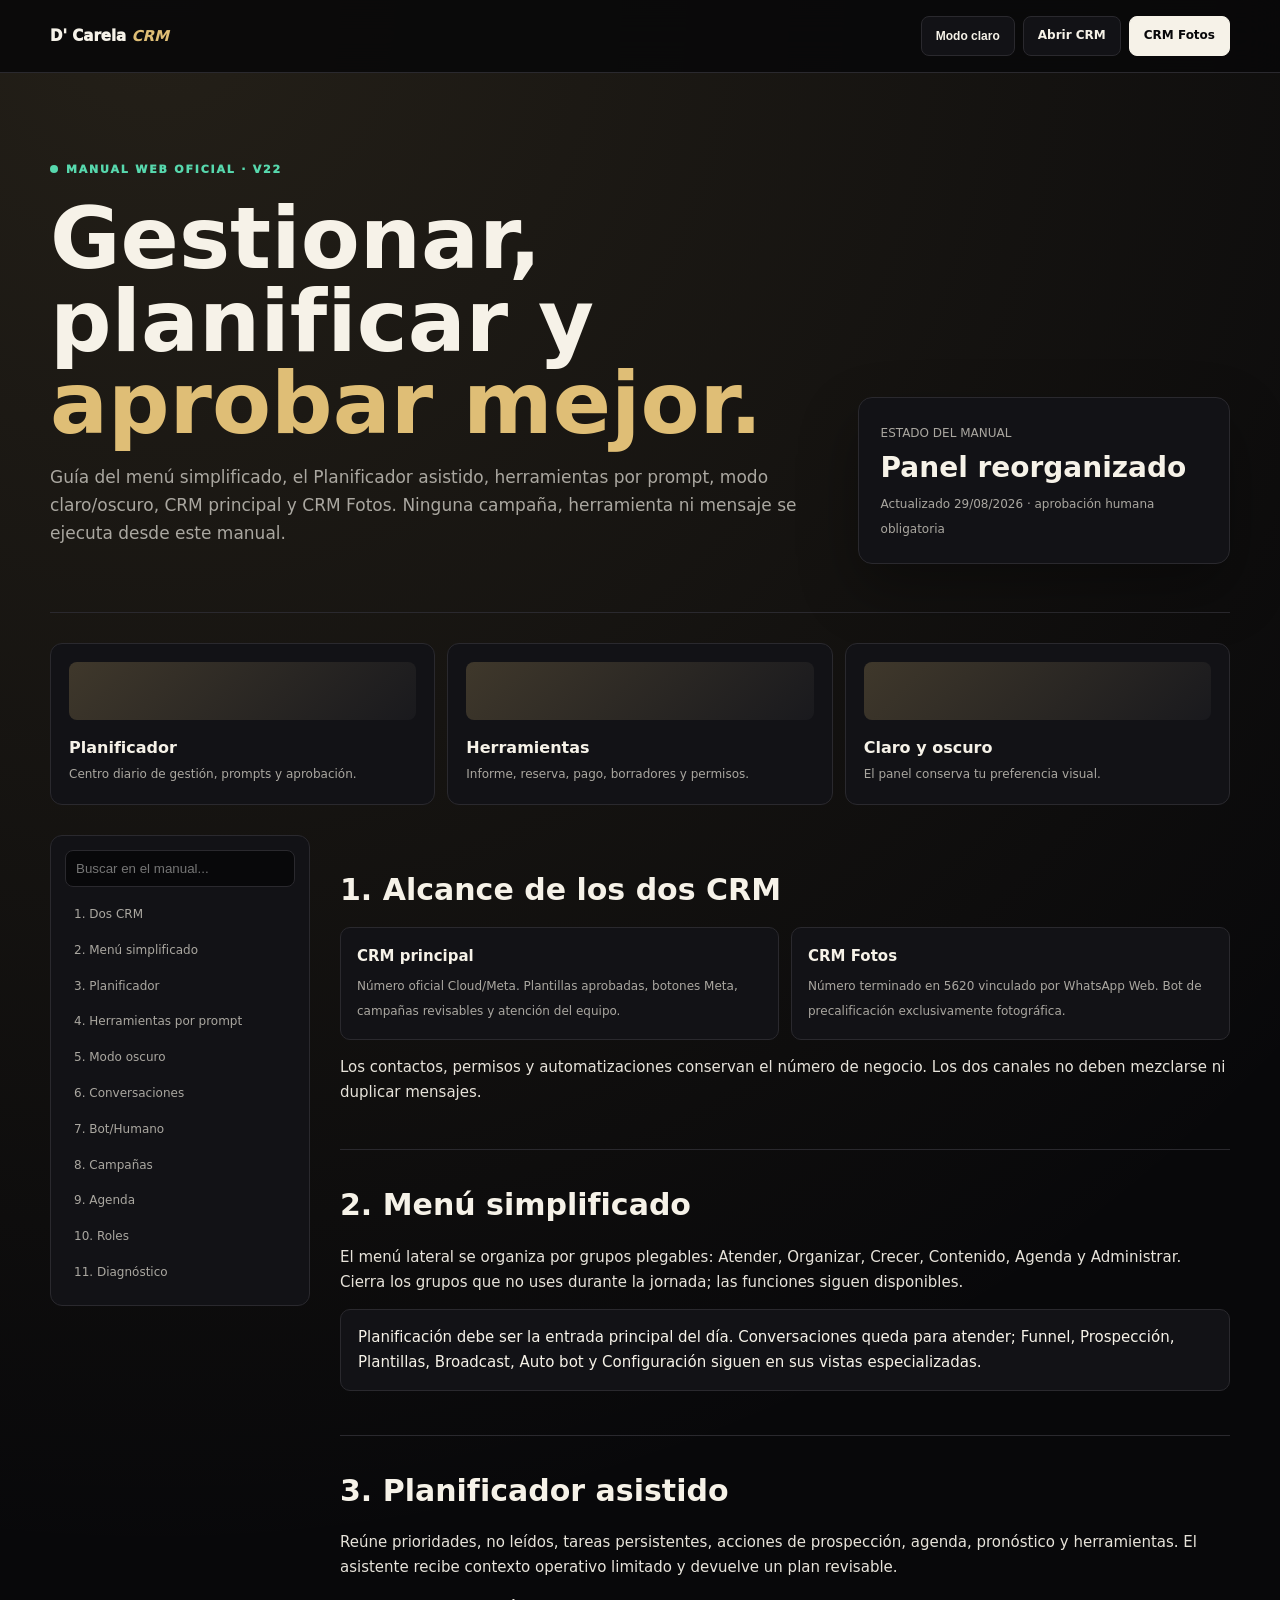
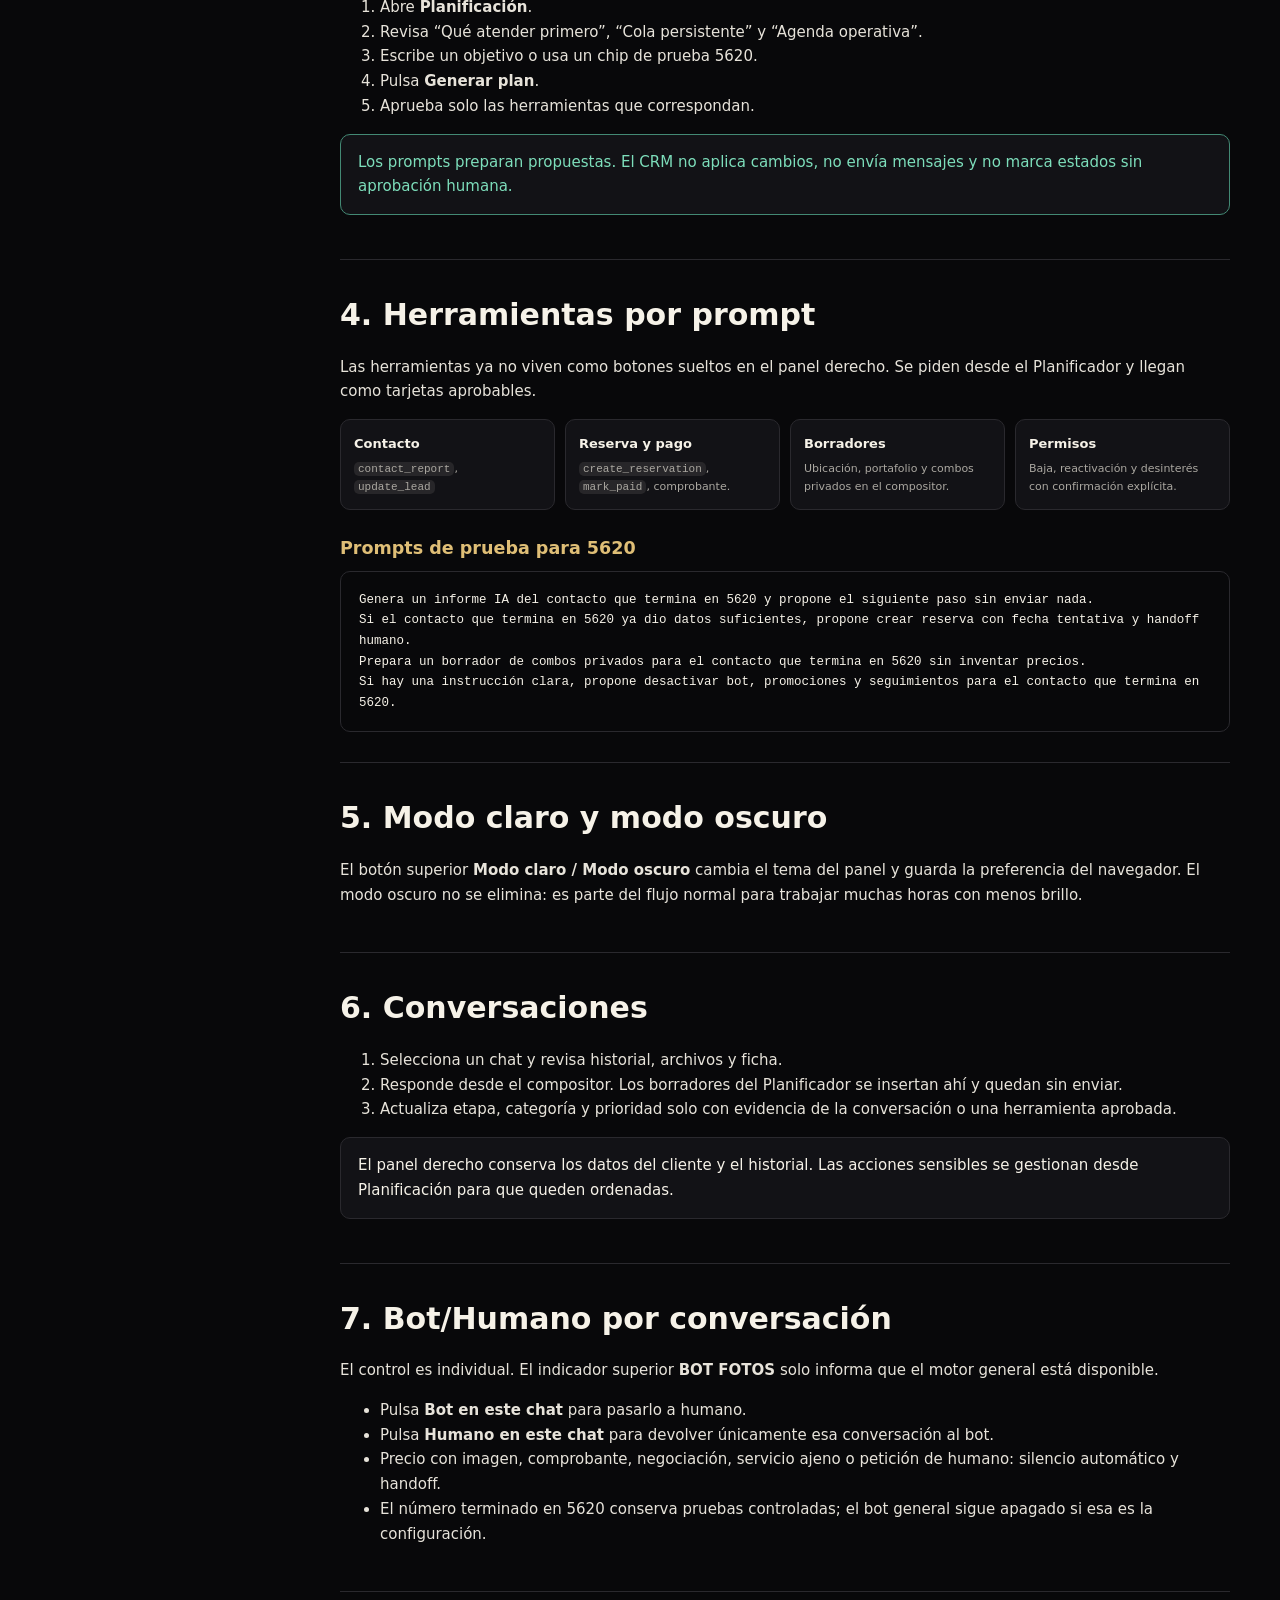
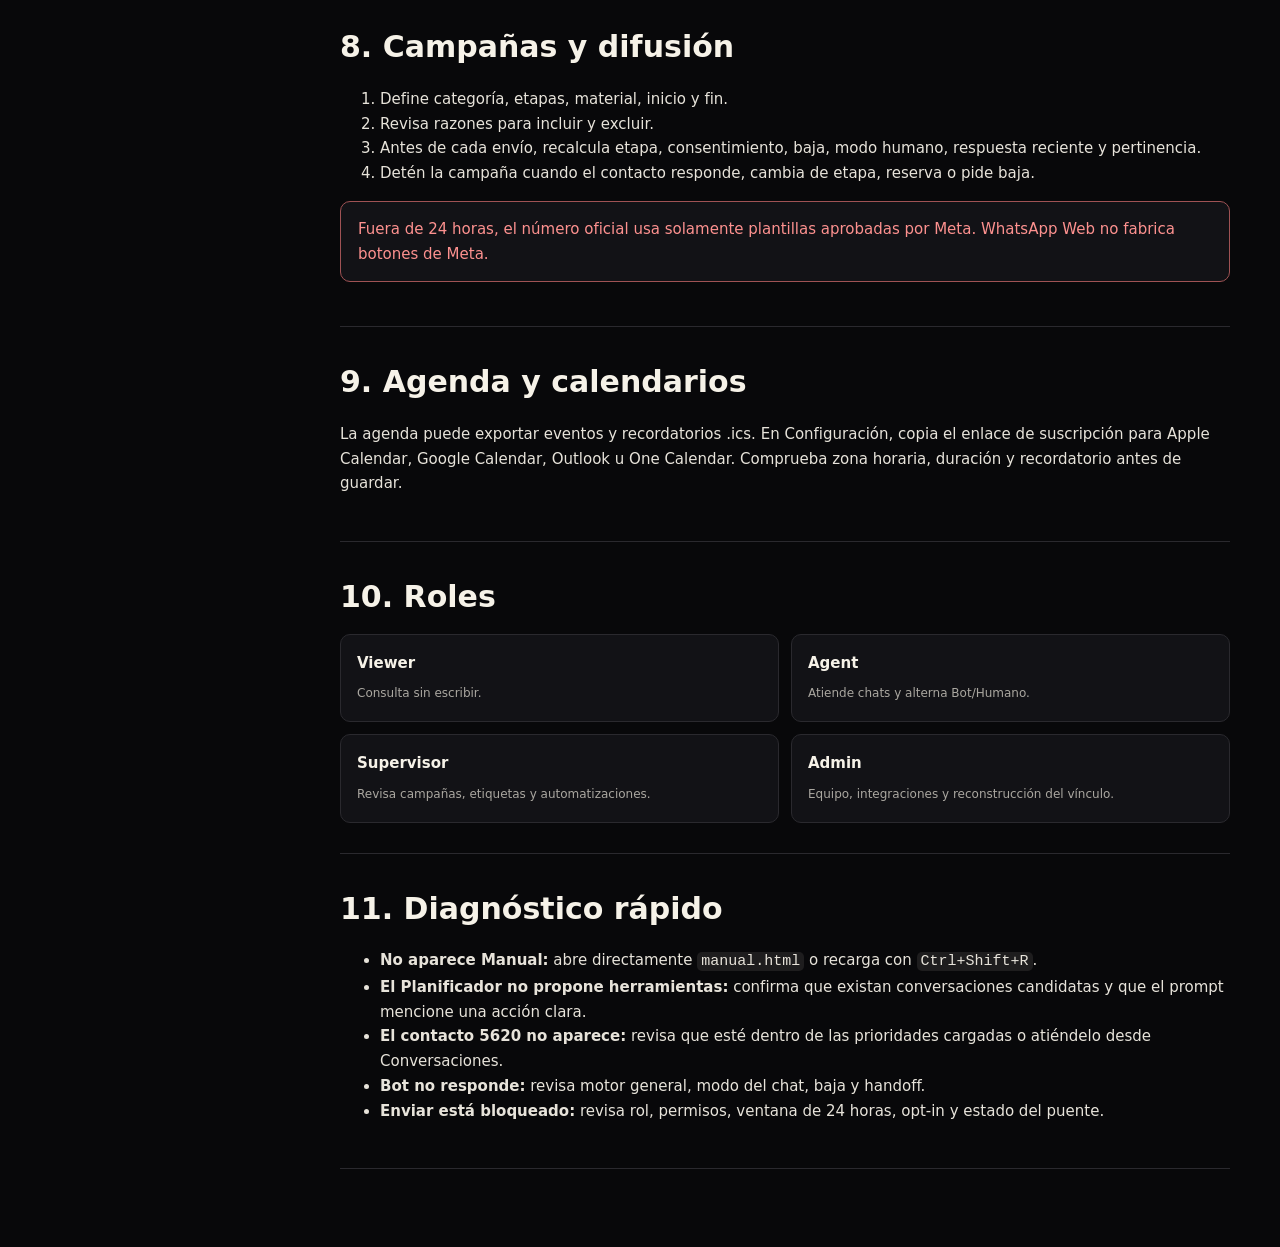
<file: manual.html>
<!doctype html>
<html lang="es">
<head>
  <meta charset="utf-8">
  <meta name="viewport" content="width=device-width,initial-scale=1">
  <meta name="robots" content="noindex,nofollow">
  <title>Manual web · CRM D' Carela</title>
  <style>
    :root{color-scheme:dark;--bg:#08080a;--card:#121216;--ink:#f6f2e8;--mut:#aaa7a0;--line:#2a292e;--gold:#dfbe76;--green:#57d8ad;--red:#ff7373}
    :root[data-theme="light"]{color-scheme:light;--bg:#f7f7f5;--card:#fff;--ink:#151515;--mut:#65625d;--line:#dbd7cf;--gold:#8a6823;--green:#18785e;--red:#b63c3c}
    *{box-sizing:border-box}html{scroll-behavior:smooth}body{margin:0;background:radial-gradient(circle at 12% 0,rgba(223,190,118,.13) 0,transparent 34%),var(--bg);color:var(--ink);font:15px/1.65 Inter,system-ui,sans-serif}
    a{color:inherit}.top{position:sticky;top:0;z-index:10;display:flex;align-items:center;justify-content:space-between;gap:18px;padding:16px max(22px,calc((100vw - 1180px)/2));background:color-mix(in srgb,var(--bg) 88%,transparent);border-bottom:1px solid var(--line);backdrop-filter:blur(18px)}
    .brand{font-weight:950;letter-spacing:0}.brand span{color:var(--gold);font-style:italic;font-weight:650}.actions{display:flex;gap:8px;flex-wrap:wrap}.btn{display:inline-flex;align-items:center;justify-content:center;min-height:40px;padding:0 14px;border:1px solid var(--line);border-radius:8px;text-decoration:none;font-size:12px;font-weight:850;background:var(--card);cursor:pointer;color:var(--ink)}.btn.primary{background:var(--ink);color:var(--bg);border-color:var(--ink)}
    main{width:min(1180px,calc(100% - 32px));margin:auto;padding:54px 0 80px}.hero{display:grid;grid-template-columns:minmax(0,1.35fr) minmax(280px,.65fr);gap:34px;align-items:end;padding:34px 0 48px;border-bottom:1px solid var(--line)}
    .eyebrow{color:var(--green);font-size:11px;font-weight:950;letter-spacing:1.8px;text-transform:uppercase}.hero h1{font-size:clamp(42px,7vw,86px);line-height:.96;letter-spacing:0;margin:18px 0}.hero h1 em{color:var(--gold);font-style:normal}.hero p{max-width:760px;color:var(--mut);font-size:17px}.status{padding:22px;border:1px solid var(--line);border-radius:14px;background:var(--card);box-shadow:0 25px 60px #0005}.status b{display:block;font-size:28px}.status span{color:var(--mut);font-size:12px}.dot{display:inline-block;width:8px;height:8px;border-radius:50%;background:var(--green);margin-right:8px}
    .visuals{display:grid;grid-template-columns:repeat(3,1fr);gap:12px;margin:30px 0}.visual{min-height:158px;padding:18px;border:1px solid var(--line);border-radius:12px;background:var(--card);text-decoration:none;transition:.18s}.visual:hover{transform:translateY(-3px);border-color:var(--gold)}.visual i{display:block;height:58px;border-radius:8px;margin-bottom:15px;background:linear-gradient(135deg,rgba(223,190,118,.22),rgba(255,255,255,.03))}.visual b{display:block;font-size:16px}.visual span{color:var(--mut);font-size:12px}
    .layout{display:grid;grid-template-columns:260px minmax(0,1fr);gap:30px}.toc{position:sticky;top:88px;align-self:start;max-height:calc(100vh - 110px);overflow:auto;padding:14px;border:1px solid var(--line);border-radius:12px;background:var(--card)}.toc input{width:100%;padding:10px;border:1px solid var(--line);border-radius:8px;background:var(--bg);color:var(--ink);margin-bottom:10px}.toc a{display:block;padding:8px 9px;border-radius:8px;text-decoration:none;color:var(--mut);font-size:12px}.toc a:hover{background:color-mix(in srgb,var(--ink) 9%,transparent);color:var(--ink)}
    article{padding:30px 0;border-bottom:1px solid var(--line);scroll-margin-top:92px}article h2{font-size:30px;letter-spacing:0;margin:0 0 12px}article h3{margin:24px 0 8px;color:var(--gold)}article p,article li{color:color-mix(in srgb,var(--ink) 80%,var(--mut))}.note,.warn,.ok{padding:15px 17px;border-radius:10px;border:1px solid var(--line);background:var(--card);margin:14px 0}.warn{border-color:color-mix(in srgb,var(--red) 55%,var(--line));color:color-mix(in srgb,var(--red) 76%,var(--ink))}.ok{border-color:color-mix(in srgb,var(--green) 55%,var(--line));color:color-mix(in srgb,var(--green) 76%,var(--ink))}.prompt{white-space:pre-wrap;padding:18px;border:1px solid var(--line);border-radius:10px;background:var(--bg);color:var(--ink);font:12.5px/1.65 ui-monospace,monospace}.grid{display:grid;grid-template-columns:repeat(2,1fr);gap:12px}.mini{padding:16px;border:1px solid var(--line);border-radius:10px;background:var(--card)}.mini b{display:block;margin-bottom:5px}.mini span{color:var(--mut);font-size:12px}.tools{display:grid;grid-template-columns:repeat(4,1fr);gap:10px}.tool{padding:13px;border:1px solid var(--line);border-radius:10px;background:var(--card)}.tool b{display:block;font-size:13px}.tool span{display:block;color:var(--mut);font-size:11px;margin-top:5px}
    code{padding:1px 4px;border-radius:5px;background:color-mix(in srgb,var(--ink) 9%,transparent)}[hidden]{display:none!important}@media(max-width:900px){.hero,.layout{grid-template-columns:1fr}.toc{position:static;max-height:none}.visuals,.grid,.tools{grid-template-columns:1fr}.top{align-items:flex-start}.hero h1{font-size:42px}}
  </style>
</head>
<body>
  <header class="top">
    <div class="brand">D' Carela <span>CRM</span></div>
    <div class="actions">
      <button class="btn" id="themeBtn" type="button">Modo claro</button>
      <a class="btn" href="./">Abrir CRM</a>
      <a class="btn primary" href="https://dcarelacompufoto.com/crm-fotos/">CRM Fotos</a>
    </div>
  </header>
  <main>
    <section class="hero">
      <div>
        <div class="eyebrow"><span class="dot"></span>Manual web oficial · v22</div>
        <h1>Gestionar, planificar y <em>aprobar mejor.</em></h1>
        <p>Guía del menú simplificado, el Planificador asistido, herramientas por prompt, modo claro/oscuro, CRM principal y CRM Fotos. Ninguna campaña, herramienta ni mensaje se ejecuta desde este manual.</p>
      </div>
      <div class="status"><span>ESTADO DEL MANUAL</span><b>Panel reorganizado</b><span>Actualizado 29/08/2026 · aprobación humana obligatoria</span></div>
    </section>
    <nav class="visuals" aria-label="Accesos visuales">
      <a class="visual" href="#planificador"><i></i><b>Planificador</b><span>Centro diario de gestión, prompts y aprobación.</span></a>
      <a class="visual" href="#herramientas"><i></i><b>Herramientas</b><span>Informe, reserva, pago, borradores y permisos.</span></a>
      <a class="visual" href="#tema"><i></i><b>Claro y oscuro</b><span>El panel conserva tu preferencia visual.</span></a>
    </nav>
    <div class="layout">
      <aside class="toc">
        <input id="manualSearch" type="search" placeholder="Buscar en el manual...">
        <a href="#alcance">1. Dos CRM</a>
        <a href="#menu">2. Menú simplificado</a>
        <a href="#planificador">3. Planificador</a>
        <a href="#herramientas">4. Herramientas por prompt</a>
        <a href="#tema">5. Modo oscuro</a>
        <a href="#conversaciones">6. Conversaciones</a>
        <a href="#bot">7. Bot/Humano</a>
        <a href="#campanas">8. Campañas</a>
        <a href="#agenda">9. Agenda</a>
        <a href="#roles">10. Roles</a>
        <a href="#diagnostico">11. Diagnóstico</a>
      </aside>
      <section id="manualContent">
        <article id="alcance"><h2>1. Alcance de los dos CRM</h2><div class="grid"><div class="mini"><b>CRM principal</b><span>Número oficial Cloud/Meta. Plantillas aprobadas, botones Meta, campañas revisables y atención del equipo.</span></div><div class="mini"><b>CRM Fotos</b><span>Número terminado en 5620 vinculado por WhatsApp Web. Bot de precalificación exclusivamente fotográfica.</span></div></div><p>Los contactos, permisos y automatizaciones conservan el número de negocio. Los dos canales no deben mezclarse ni duplicar mensajes.</p></article>
        <article id="menu"><h2>2. Menú simplificado</h2><p>El menú lateral se organiza por grupos plegables: Atender, Organizar, Crecer, Contenido, Agenda y Administrar. Cierra los grupos que no uses durante la jornada; las funciones siguen disponibles.</p><div class="note">Planificación debe ser la entrada principal del día. Conversaciones queda para atender; Funnel, Prospección, Plantillas, Broadcast, Auto bot y Configuración siguen en sus vistas especializadas.</div></article>
        <article id="planificador"><h2>3. Planificador asistido</h2><p>Reúne prioridades, no leídos, tareas persistentes, acciones de prospección, agenda, pronóstico y herramientas. El asistente recibe contexto operativo limitado y devuelve un plan revisable.</p><ol><li>Abre <b>Planificación</b>.</li><li>Revisa “Qué atender primero”, “Cola persistente” y “Agenda operativa”.</li><li>Escribe un objetivo o usa un chip de prueba 5620.</li><li>Pulsa <b>Generar plan</b>.</li><li>Aprueba solo las herramientas que correspondan.</li></ol><div class="ok">Los prompts preparan propuestas. El CRM no aplica cambios, no envía mensajes y no marca estados sin aprobación humana.</div></article>
        <article id="herramientas"><h2>4. Herramientas por prompt</h2><p>Las herramientas ya no viven como botones sueltos en el panel derecho. Se piden desde el Planificador y llegan como tarjetas aprobables.</p><div class="tools"><div class="tool"><b>Contacto</b><span><code>contact_report</code>, <code>update_lead</code></span></div><div class="tool"><b>Reserva y pago</b><span><code>create_reservation</code>, <code>mark_paid</code>, comprobante.</span></div><div class="tool"><b>Borradores</b><span>Ubicación, portafolio y combos privados en el compositor.</span></div><div class="tool"><b>Permisos</b><span>Baja, reactivación y desinterés con confirmación explícita.</span></div></div><h3>Prompts de prueba para 5620</h3><div class="prompt">Genera un informe IA del contacto que termina en 5620 y propone el siguiente paso sin enviar nada.
Si el contacto que termina en 5620 ya dio datos suficientes, propone crear reserva con fecha tentativa y handoff humano.
Prepara un borrador de combos privados para el contacto que termina en 5620 sin inventar precios.
Si hay una instrucción clara, propone desactivar bot, promociones y seguimientos para el contacto que termina en 5620.</div></article>
        <article id="tema"><h2>5. Modo claro y modo oscuro</h2><p>El botón superior <b>Modo claro / Modo oscuro</b> cambia el tema del panel y guarda la preferencia del navegador. El modo oscuro no se elimina: es parte del flujo normal para trabajar muchas horas con menos brillo.</p></article>
        <article id="conversaciones"><h2>6. Conversaciones</h2><ol><li>Selecciona un chat y revisa historial, archivos y ficha.</li><li>Responde desde el compositor. Los borradores del Planificador se insertan ahí y quedan sin enviar.</li><li>Actualiza etapa, categoría y prioridad solo con evidencia de la conversación o una herramienta aprobada.</li></ol><div class="note">El panel derecho conserva los datos del cliente y el historial. Las acciones sensibles se gestionan desde Planificación para que queden ordenadas.</div></article>
        <article id="bot"><h2>7. Bot/Humano por conversación</h2><p>El control es individual. El indicador superior <b>BOT FOTOS</b> solo informa que el motor general está disponible.</p><ul><li>Pulsa <b>Bot en este chat</b> para pasarlo a humano.</li><li>Pulsa <b>Humano en este chat</b> para devolver únicamente esa conversación al bot.</li><li>Precio con imagen, comprobante, negociación, servicio ajeno o petición de humano: silencio automático y handoff.</li><li>El número terminado en 5620 conserva pruebas controladas; el bot general sigue apagado si esa es la configuración.</li></ul></article>
        <article id="campanas"><h2>8. Campañas y difusión</h2><ol><li>Define categoría, etapas, material, inicio y fin.</li><li>Revisa razones para incluir y excluir.</li><li>Antes de cada envío, recalcula etapa, consentimiento, baja, modo humano, respuesta reciente y pertinencia.</li><li>Detén la campaña cuando el contacto responde, cambia de etapa, reserva o pide baja.</li></ol><div class="warn">Fuera de 24 horas, el número oficial usa solamente plantillas aprobadas por Meta. WhatsApp Web no fabrica botones de Meta.</div></article>
        <article id="agenda"><h2>9. Agenda y calendarios</h2><p>La agenda puede exportar eventos y recordatorios .ics. En Configuración, copia el enlace de suscripción para Apple Calendar, Google Calendar, Outlook u One Calendar. Comprueba zona horaria, duración y recordatorio antes de guardar.</p></article>
        <article id="roles"><h2>10. Roles</h2><div class="grid"><div class="mini"><b>Viewer</b><span>Consulta sin escribir.</span></div><div class="mini"><b>Agent</b><span>Atiende chats y alterna Bot/Humano.</span></div><div class="mini"><b>Supervisor</b><span>Revisa campañas, etiquetas y automatizaciones.</span></div><div class="mini"><b>Admin</b><span>Equipo, integraciones y reconstrucción del vínculo.</span></div></div></article>
        <article id="diagnostico"><h2>11. Diagnóstico rápido</h2><ul><li><b>No aparece Manual:</b> abre directamente <code>manual.html</code> o recarga con <code>Ctrl+Shift+R</code>.</li><li><b>El Planificador no propone herramientas:</b> confirma que existan conversaciones candidatas y que el prompt mencione una acción clara.</li><li><b>El contacto 5620 no aparece:</b> revisa que esté dentro de las prioridades cargadas o atiéndelo desde Conversaciones.</li><li><b>Bot no responde:</b> revisa motor general, modo del chat, baja y handoff.</li><li><b>Enviar está bloqueado:</b> revisa rol, permisos, ventana de 24 horas, opt-in y estado del puente.</li></ul></article>
      </section>
    </div>
  </main>
  <script>
    const root=document.documentElement;
    const themeBtn=document.getElementById('themeBtn');
    const saved=localStorage.getItem('dcarela_manual_theme');
    if(saved==='light') root.dataset.theme='light';
    function paintTheme(){themeBtn.textContent=root.dataset.theme==='light'?'Modo oscuro':'Modo claro';}
    themeBtn.addEventListener('click',()=>{root.dataset.theme=root.dataset.theme==='light'?'dark':'light';localStorage.setItem('dcarela_manual_theme',root.dataset.theme);paintTheme();});
    paintTheme();
    const search=document.getElementById('manualSearch');
    search.addEventListener('input',()=>{const q=search.value.trim().toLowerCase();document.querySelectorAll('#manualContent article').forEach(a=>a.hidden=!!q&&!a.innerText.toLowerCase().includes(q));});
  </script>
</body>
</html>
</file>
